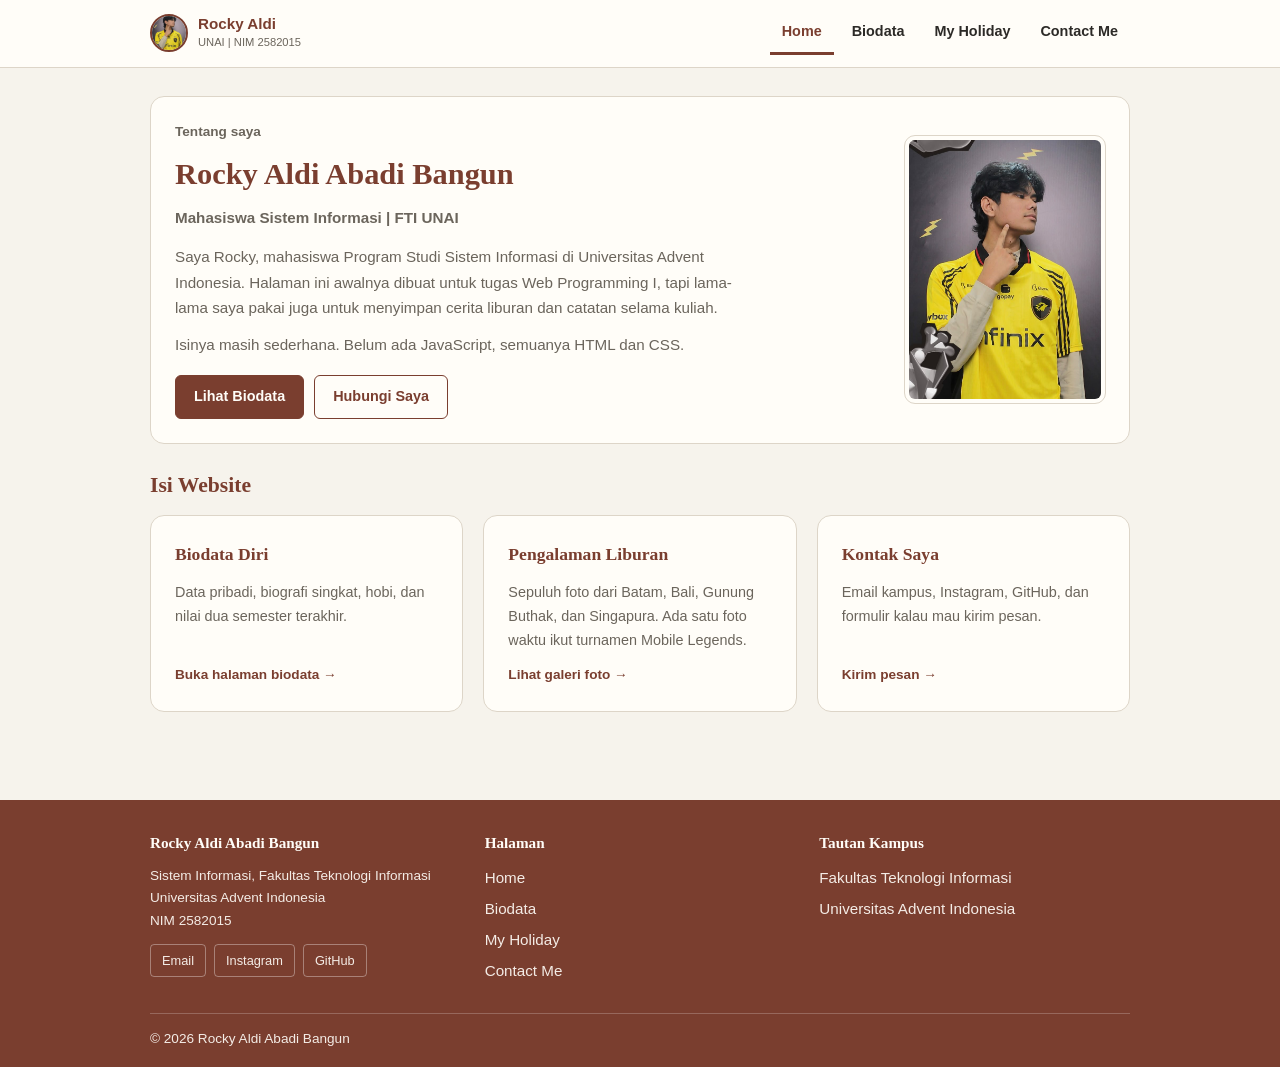
<file: index.html>
<!DOCTYPE html>
<html lang="id">
<head>
  <meta charset="UTF-8">
  <meta name="viewport" content="width=device-width, initial-scale=1.0">
  <title>Home | Rocky Aldi Abadi Bangun</title>
  <link rel="stylesheet" href="style.css">
</head>
<body>

  <header class="site-header">
    <div class="container header-inner">
      <a href="index.html" class="site-logo">
        <img src="images/profile.jpg" alt="Rocky Aldi" class="logo-avatar">
        <span class="logo-text">
          <span class="logo-name">Rocky Aldi</span>
          <span class="logo-tag">UNAI | NIM 2582015</span>
        </span>
      </a>

      <input type="checkbox" id="nav-toggle" class="nav-toggle">
      <label for="nav-toggle" class="nav-toggle-label">
        <span></span>
        <span></span>
        <span></span>
      </label>

      <nav class="site-nav">
        <ul class="nav-list">
          <li><a href="index.html" class="nav-link active">Home</a></li>
          <li><a href="biodata.html" class="nav-link">Biodata</a></li>
          <li><a href="myHoliday.html" class="nav-link">My Holiday</a></li>
          <li><a href="contact.html" class="nav-link">Contact Me</a></li>
        </ul>
      </nav>
    </div>
  </header>

  <main class="container">

    <section class="card hero">
      <div class="hero-text">
        <p class="hero-greeting">Tentang saya</p>
        <h1>Rocky Aldi Abadi Bangun</h1>
        <p class="hero-sub">Mahasiswa Sistem Informasi | FTI UNAI</p>

        <div class="hero-desc">
          <p>
            Saya Rocky, mahasiswa Program Studi Sistem Informasi di Universitas Advent Indonesia.
            Halaman ini awalnya dibuat untuk tugas Web Programming I, tapi lama-lama saya pakai juga
            untuk menyimpan cerita liburan dan catatan selama kuliah.
          </p>
          <p>
            Isinya masih sederhana. Belum ada JavaScript, semuanya HTML dan CSS.
          </p>
        </div>

        <div class="btn-group">
          <a href="biodata.html" class="btn btn-primary">Lihat Biodata</a>
          <a href="contact.html" class="btn btn-outline">Hubungi Saya</a>
        </div>
      </div>

      <div class="hero-photo">
        <img src="images/profile.jpg" alt="Foto Rocky Aldi">
      </div>
    </section>

    <section class="home-features">
      <h2>Isi Website</h2>

      <div class="feature-grid">

        <article class="card feature-card">
          <h3>Biodata Diri</h3>
          <p>
            Data pribadi, biografi singkat, hobi, dan nilai dua semester terakhir.
          </p>
          <a href="biodata.html" class="feature-link">Buka halaman biodata &rarr;</a>
        </article>

        <article class="card feature-card">
          <h3>Pengalaman Liburan</h3>
          <p>
            Sepuluh foto dari Batam, Bali, Gunung Buthak, dan Singapura. Ada satu foto
            waktu ikut turnamen Mobile Legends.
          </p>
          <a href="myHoliday.html" class="feature-link">Lihat galeri foto &rarr;</a>
        </article>

        <article class="card feature-card">
          <h3>Kontak Saya</h3>
          <p>
            Email kampus, Instagram, GitHub, dan formulir kalau mau kirim pesan.
          </p>
          <a href="contact.html" class="feature-link">Kirim pesan &rarr;</a>
        </article>

      </div>
    </section>

  </main>

  <footer class="site-footer">
    <div class="container">
      <div class="footer-grid">

        <div>
          <h3>Rocky Aldi Abadi Bangun</h3>
          <p>
            Sistem Informasi, Fakultas Teknologi Informasi<br>
            Universitas Advent Indonesia<br>
            NIM 2582015
          </p>
          <div class="social-list">
            <a href="mailto:2582015@unai.edu">Email</a>
            <a href="https://www.instagram.com/aldi.bgn" target="_blank" rel="noopener">Instagram</a>
            <a href="https://github.com/rockyajaokai" target="_blank" rel="noopener">GitHub</a>
          </div>
        </div>

        <div>
          <h3>Halaman</h3>
          <ul class="footer-links">
            <li><a href="index.html">Home</a></li>
            <li><a href="biodata.html">Biodata</a></li>
            <li><a href="myHoliday.html">My Holiday</a></li>
            <li><a href="contact.html">Contact Me</a></li>
          </ul>
        </div>

        <div>
          <h3>Tautan Kampus</h3>
          <ul class="footer-links">
            <li><a href="https://fti.unai.edu" target="_blank" rel="noopener">Fakultas Teknologi Informasi</a></li>
            <li><a href="https://unai.edu" target="_blank" rel="noopener">Universitas Advent Indonesia</a></li>
          </ul>
        </div>

      </div>

      <div class="footer-bottom">
        <p>&copy; 2026 Rocky Aldi Abadi Bangun</p>
      </div>
    </div>
  </footer>

</body>
</html>
</file>
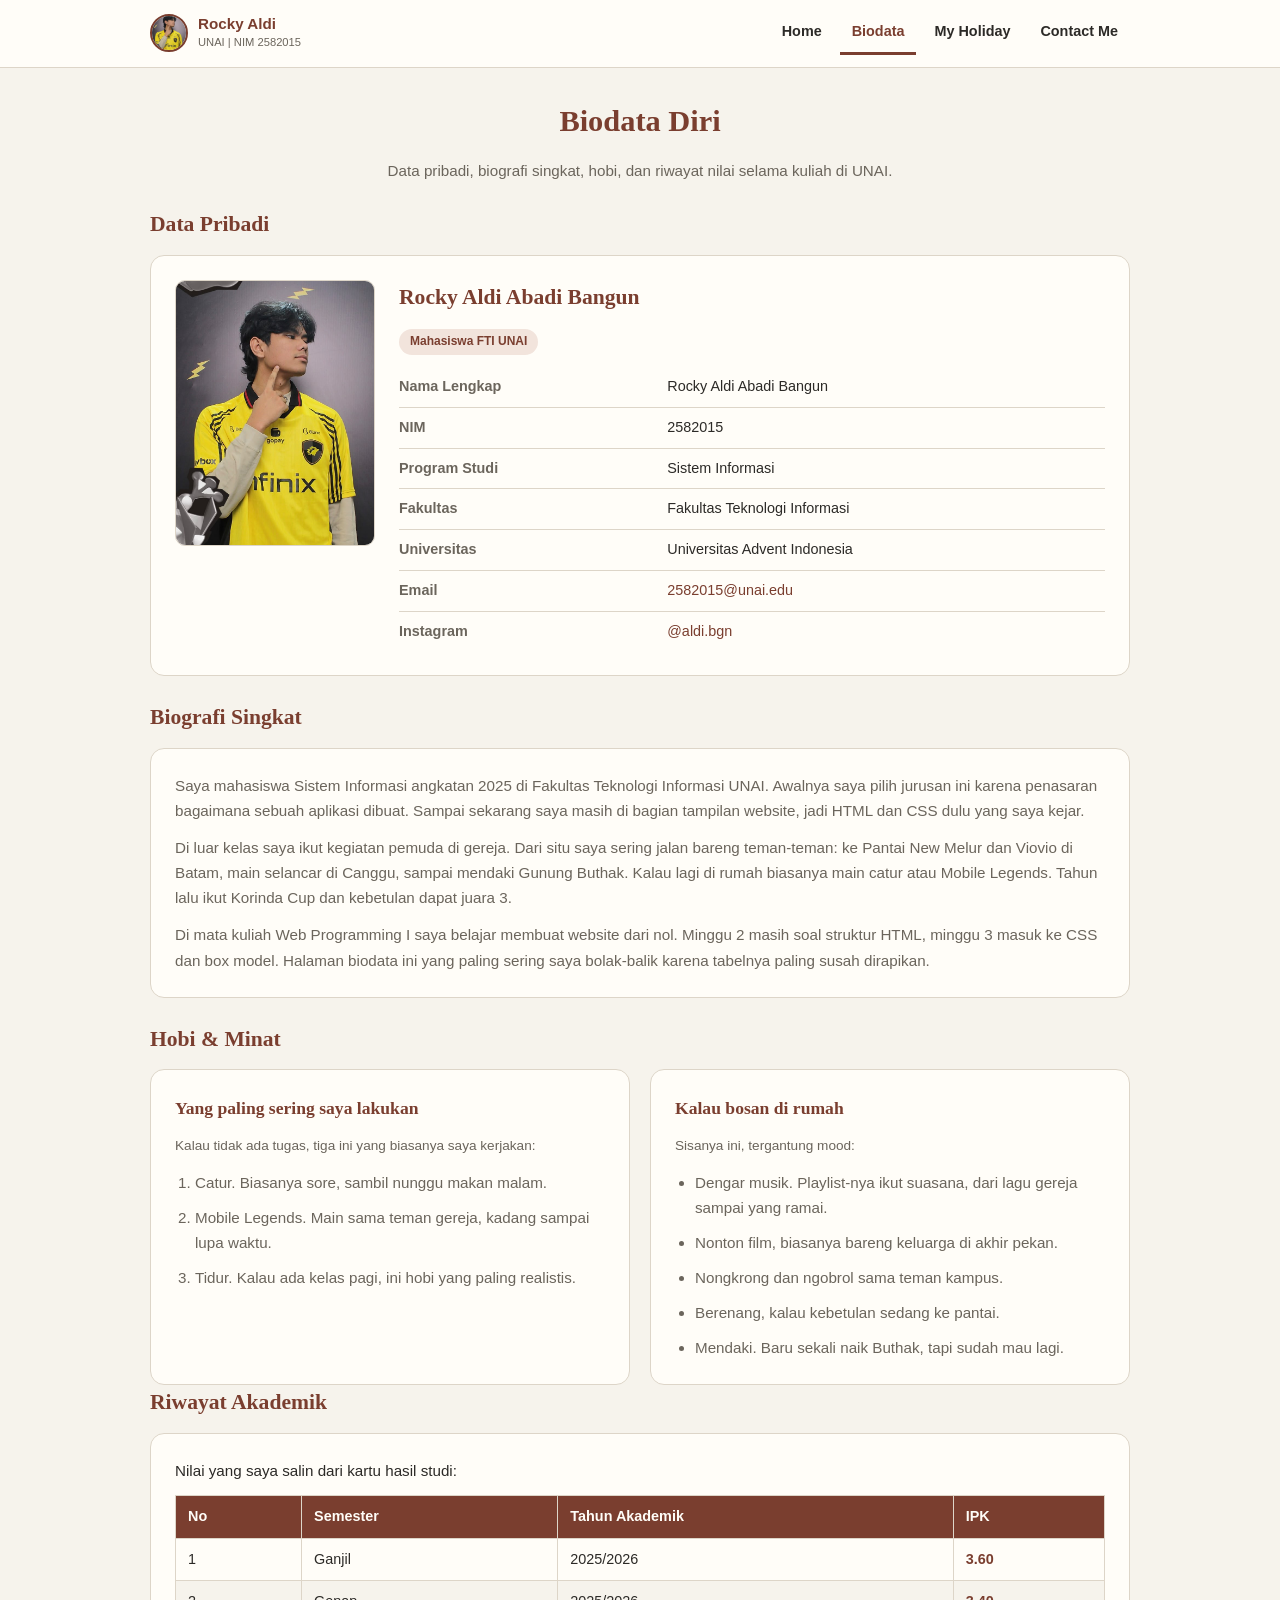
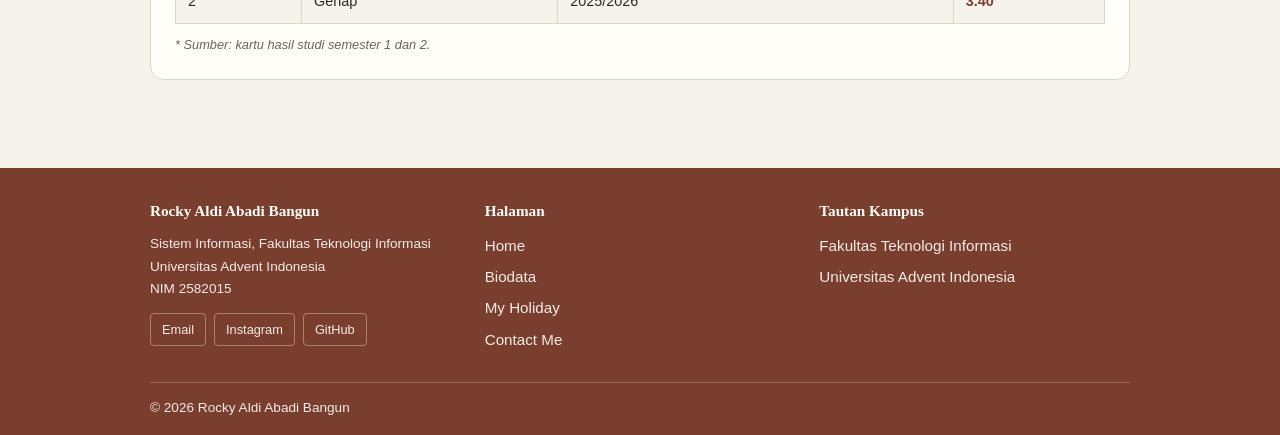
<file: biodata.html>
<!DOCTYPE html>
<html lang="id">
<head>
  <meta charset="UTF-8">
  <meta name="viewport" content="width=device-width, initial-scale=1.0">
  <title>Biodata | Rocky Aldi Abadi Bangun</title>
  <link rel="stylesheet" href="style.css">
</head>
<body>

  <header class="site-header">
    <div class="container header-inner">
      <a href="index.html" class="site-logo">
        <img src="images/profile.jpg" alt="Rocky Aldi" class="logo-avatar">
        <span class="logo-text">
          <span class="logo-name">Rocky Aldi</span>
          <span class="logo-tag">UNAI | NIM 2582015</span>
        </span>
      </a>

      <input type="checkbox" id="nav-toggle" class="nav-toggle">
      <label for="nav-toggle" class="nav-toggle-label">
        <span></span>
        <span></span>
        <span></span>
      </label>

      <nav class="site-nav">
        <ul class="nav-list">
          <li><a href="index.html" class="nav-link">Home</a></li>
          <li><a href="biodata.html" class="nav-link active">Biodata</a></li>
          <li><a href="myHoliday.html" class="nav-link">My Holiday</a></li>
          <li><a href="contact.html" class="nav-link">Contact Me</a></li>
        </ul>
      </nav>
    </div>
  </header>

  <main class="container">

    <div class="page-header">
      <h1>Biodata Diri</h1>
      <p>Data pribadi, biografi singkat, hobi, dan riwayat nilai selama kuliah di UNAI.</p>
    </div>

    <section class="biodata">
      <h2>Data Pribadi</h2>

      <div class="card profile-card">
        <img src="images/profile.jpg" alt="Foto Rocky Aldi" id="foto-profil">

        <div class="profile-info">
          <h2>Rocky Aldi Abadi Bangun</h2>
          <span class="badge">Mahasiswa FTI UNAI</span>

          <table class="info-table">
            <tbody>
              <tr>
                <th>Nama Lengkap</th>
                <td>Rocky Aldi Abadi Bangun</td>
              </tr>
              <tr>
                <th>NIM</th>
                <td>2582015</td>
              </tr>
              <tr>
                <th>Program Studi</th>
                <td>Sistem Informasi</td>
              </tr>
              <tr>
                <th>Fakultas</th>
                <td>Fakultas Teknologi Informasi</td>
              </tr>
              <tr>
                <th>Universitas</th>
                <td>Universitas Advent Indonesia</td>
              </tr>
              <tr>
                <th>Email</th>
                <td><a href="mailto:2582015@unai.edu">2582015@unai.edu</a></td>
              </tr>
              <tr>
                <th>Instagram</th>
                <td><a href="https://www.instagram.com/aldi.bgn" target="_blank" rel="noopener">@aldi.bgn</a></td>
              </tr>
            </tbody>
          </table>
        </div>
      </div>
    </section>

    <section class="biodata">
      <h2>Biografi Singkat</h2>

      <div class="card bio-text">
        <p>
          Saya mahasiswa Sistem Informasi angkatan 2025 di Fakultas Teknologi Informasi UNAI.
          Awalnya saya pilih jurusan ini karena penasaran bagaimana sebuah aplikasi dibuat.
          Sampai sekarang saya masih di bagian tampilan website, jadi HTML dan CSS dulu yang
          saya kejar.
        </p>
        <p>
          Di luar kelas saya ikut kegiatan pemuda di gereja. Dari situ saya sering jalan bareng
          teman-teman: ke Pantai New Melur dan Viovio di Batam, main selancar di Canggu, sampai
          mendaki Gunung Buthak. Kalau lagi di rumah biasanya main catur atau Mobile Legends.
          Tahun lalu ikut Korinda Cup dan kebetulan dapat juara 3.
        </p>
        <p>
          Di mata kuliah Web Programming I saya belajar membuat website dari nol. Minggu 2 masih
          soal struktur HTML, minggu 3 masuk ke CSS dan box model. Halaman biodata ini yang paling
          sering saya bolak-balik karena tabelnya paling susah dirapikan.
        </p>
      </div>
    </section>

    <section class="biodata">
      <h2>Hobi &amp; Minat</h2>

      <div class="hobbies-grid">

        <article class="card">
          <h3>Yang paling sering saya lakukan</h3>
          <p class="hobby-intro">Kalau tidak ada tugas, tiga ini yang biasanya saya kerjakan:</p>
          <ol class="hobby-list">
            <li>Catur. Biasanya sore, sambil nunggu makan malam.</li>
            <li>Mobile Legends. Main sama teman gereja, kadang sampai lupa waktu.</li>
            <li>Tidur. Kalau ada kelas pagi, ini hobi yang paling realistis.</li>
          </ol>
        </article>

        <article class="card">
          <h3>Kalau bosan di rumah</h3>
          <p class="hobby-intro">Sisanya ini, tergantung mood:</p>
          <ul class="hobby-list">
            <li>Dengar musik. Playlist-nya ikut suasana, dari lagu gereja sampai yang ramai.</li>
            <li>Nonton film, biasanya bareng keluarga di akhir pekan.</li>
            <li>Nongkrong dan ngobrol sama teman kampus.</li>
            <li>Berenang, kalau kebetulan sedang ke pantai.</li>
            <li>Mendaki. Baru sekali naik Buthak, tapi sudah mau lagi.</li>
          </ul>
        </article>

      </div>
    </section>

    <section class="biodata">
      <h2>Riwayat Akademik</h2>

      <div class="card">
        <p>Nilai yang saya salin dari kartu hasil studi:</p>

        <div class="table-wrap">
          <table class="academic-table">
            <thead>
              <tr>
                <th>No</th>
                <th>Semester</th>
                <th>Tahun Akademik</th>
                <th>IPK</th>
              </tr>
            </thead>
            <tbody>
              <tr>
                <td>1</td>
                <td>Ganjil</td>
                <td>2025/2026</td>
                <td><span class="gpa">3.60</span></td>
              </tr>
              <tr>
                <td>2</td>
                <td>Genap</td>
                <td>2025/2026</td>
                <td><span class="gpa">3.40</span></td>
              </tr>
            </tbody>
          </table>
        </div>

        <p class="table-note">* Sumber: kartu hasil studi semester 1 dan 2.</p>
      </div>
    </section>

  </main>

  <footer class="site-footer">
    <div class="container">
      <div class="footer-grid">

        <div>
          <h3>Rocky Aldi Abadi Bangun</h3>
          <p>
            Sistem Informasi, Fakultas Teknologi Informasi<br>
            Universitas Advent Indonesia<br>
            NIM 2582015
          </p>
          <div class="social-list">
            <a href="mailto:2582015@unai.edu">Email</a>
            <a href="https://www.instagram.com/aldi.bgn" target="_blank" rel="noopener">Instagram</a>
            <a href="https://github.com/rockyajaokai" target="_blank" rel="noopener">GitHub</a>
          </div>
        </div>

        <div>
          <h3>Halaman</h3>
          <ul class="footer-links">
            <li><a href="index.html">Home</a></li>
            <li><a href="biodata.html">Biodata</a></li>
            <li><a href="myHoliday.html">My Holiday</a></li>
            <li><a href="contact.html">Contact Me</a></li>
          </ul>
        </div>

        <div>
          <h3>Tautan Kampus</h3>
          <ul class="footer-links">
            <li><a href="https://fti.unai.edu" target="_blank" rel="noopener">Fakultas Teknologi Informasi</a></li>
            <li><a href="https://unai.edu" target="_blank" rel="noopener">Universitas Advent Indonesia</a></li>
          </ul>
        </div>

      </div>

      <div class="footer-bottom">
        <p>&copy; 2026 Rocky Aldi Abadi Bangun</p>
      </div>
    </div>
  </footer>

</body>
</html>
</file>
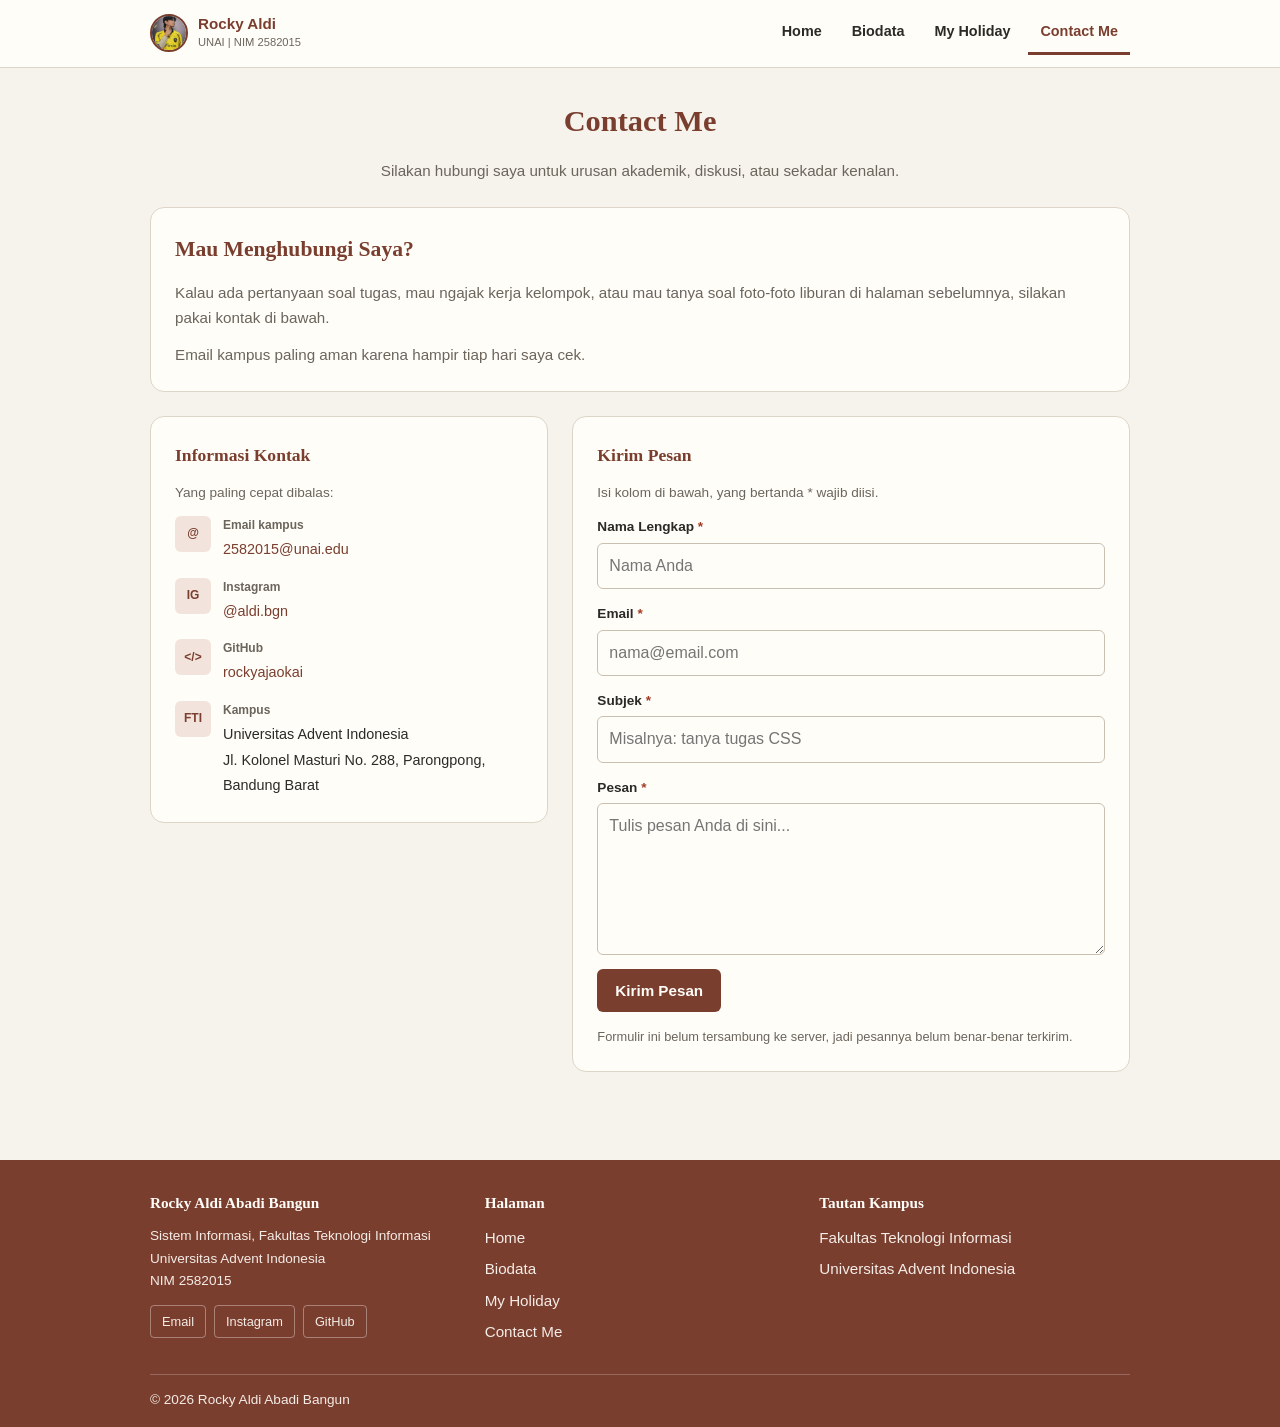
<file: contact.html>
<!DOCTYPE html>
<html lang="id">
<head>
  <meta charset="UTF-8">
  <meta name="viewport" content="width=device-width, initial-scale=1.0">
  <title>Contact Me | Rocky Aldi Abadi Bangun</title>
  <link rel="stylesheet" href="style.css">
</head>
<body>

  <header class="site-header">
    <div class="container header-inner">
      <a href="index.html" class="site-logo">
        <img src="images/profile.jpg" alt="Rocky Aldi" class="logo-avatar">
        <span class="logo-text">
          <span class="logo-name">Rocky Aldi</span>
          <span class="logo-tag">UNAI | NIM 2582015</span>
        </span>
      </a>

      <input type="checkbox" id="nav-toggle" class="nav-toggle">
      <label for="nav-toggle" class="nav-toggle-label">
        <span></span>
        <span></span>
        <span></span>
      </label>

      <nav class="site-nav">
        <ul class="nav-list">
          <li><a href="index.html" class="nav-link">Home</a></li>
          <li><a href="biodata.html" class="nav-link">Biodata</a></li>
          <li><a href="myHoliday.html" class="nav-link">My Holiday</a></li>
          <li><a href="contact.html" class="nav-link active">Contact Me</a></li>
        </ul>
      </nav>
    </div>
  </header>

  <main class="container">

    <div class="page-header">
      <h1>Contact Me</h1>
      <p>Silakan hubungi saya untuk urusan akademik, diskusi, atau sekadar kenalan.</p>
    </div>

    <section class="card contact-intro">
      <h2>Mau Menghubungi Saya?</h2>
      <p>
        Kalau ada pertanyaan soal tugas, mau ngajak kerja kelompok, atau mau tanya soal
        foto-foto liburan di halaman sebelumnya, silakan pakai kontak di bawah.
      </p>
      <p>
        Email kampus paling aman karena hampir tiap hari saya cek.
      </p>
    </section>

    <div class="contact-grid">

      <aside class="card">
        <h3>Informasi Kontak</h3>
        <p class="hobby-intro">Yang paling cepat dibalas:</p>

        <div class="contact-item">
          <span class="contact-icon">@</span>
          <span>
            <span class="contact-label">Email kampus</span>
            <a href="mailto:2582015@unai.edu" class="contact-value">2582015@unai.edu</a>
          </span>
        </div>

        <div class="contact-item">
          <span class="contact-icon">IG</span>
          <span>
            <span class="contact-label">Instagram</span>
            <a href="https://www.instagram.com/aldi.bgn" target="_blank" rel="noopener" class="contact-value">@aldi.bgn</a>
          </span>
        </div>

        <div class="contact-item">
          <span class="contact-icon">&lt;/&gt;</span>
          <span>
            <span class="contact-label">GitHub</span>
            <a href="https://github.com/rockyajaokai" target="_blank" rel="noopener" class="contact-value">rockyajaokai</a>
          </span>
        </div>

        <div class="contact-item">
          <span class="contact-icon">FTI</span>
          <span>
            <span class="contact-label">Kampus</span>
            <span class="contact-value">
              Universitas Advent Indonesia<br>
              Jl. Kolonel Masturi No. 288, Parongpong, Bandung Barat
            </span>
          </span>
        </div>
      </aside>

      <section class="card">
        <h3>Kirim Pesan</h3>
        <p class="hobby-intro">Isi kolom di bawah, yang bertanda * wajib diisi.</p>

        <form class="contact-form" action="#" method="post">
          <div class="form-group">
            <label for="nama">Nama Lengkap <span class="wajib">*</span></label>
            <input type="text" id="nama" name="nama" placeholder="Nama Anda" minlength="3" required>
          </div>

          <div class="form-group">
            <label for="email">Email <span class="wajib">*</span></label>
            <input type="email" id="email" name="email" placeholder="nama@email.com" required>
          </div>

          <div class="form-group">
            <label for="subjek">Subjek <span class="wajib">*</span></label>
            <input type="text" id="subjek" name="subjek" placeholder="Misalnya: tanya tugas CSS" minlength="4" required>
          </div>

          <div class="form-group">
            <label for="pesan">Pesan <span class="wajib">*</span></label>
            <textarea id="pesan" name="pesan" rows="5" placeholder="Tulis pesan Anda di sini..." minlength="10" required></textarea>
          </div>

          <button type="submit">Kirim Pesan</button>

          <p class="form-note">
            Formulir ini belum tersambung ke server, jadi pesannya belum benar-benar terkirim.
          </p>
        </form>
      </section>

    </div>

  </main>

  <footer class="site-footer">
    <div class="container">
      <div class="footer-grid">

        <div>
          <h3>Rocky Aldi Abadi Bangun</h3>
          <p>
            Sistem Informasi, Fakultas Teknologi Informasi<br>
            Universitas Advent Indonesia<br>
            NIM 2582015
          </p>
          <div class="social-list">
            <a href="mailto:2582015@unai.edu">Email</a>
            <a href="https://www.instagram.com/aldi.bgn" target="_blank" rel="noopener">Instagram</a>
            <a href="https://github.com/rockyajaokai" target="_blank" rel="noopener">GitHub</a>
          </div>
        </div>

        <div>
          <h3>Halaman</h3>
          <ul class="footer-links">
            <li><a href="index.html">Home</a></li>
            <li><a href="biodata.html">Biodata</a></li>
            <li><a href="myHoliday.html">My Holiday</a></li>
            <li><a href="contact.html">Contact Me</a></li>
          </ul>
        </div>

        <div>
          <h3>Tautan Kampus</h3>
          <ul class="footer-links">
            <li><a href="https://fti.unai.edu" target="_blank" rel="noopener">Fakultas Teknologi Informasi</a></li>
            <li><a href="https://unai.edu" target="_blank" rel="noopener">Universitas Advent Indonesia</a></li>
          </ul>
        </div>

      </div>

      <div class="footer-bottom">
        <p>&copy; 2026 Rocky Aldi Abadi Bangun</p>
      </div>
    </div>
  </footer>

</body>
</html>
</file>
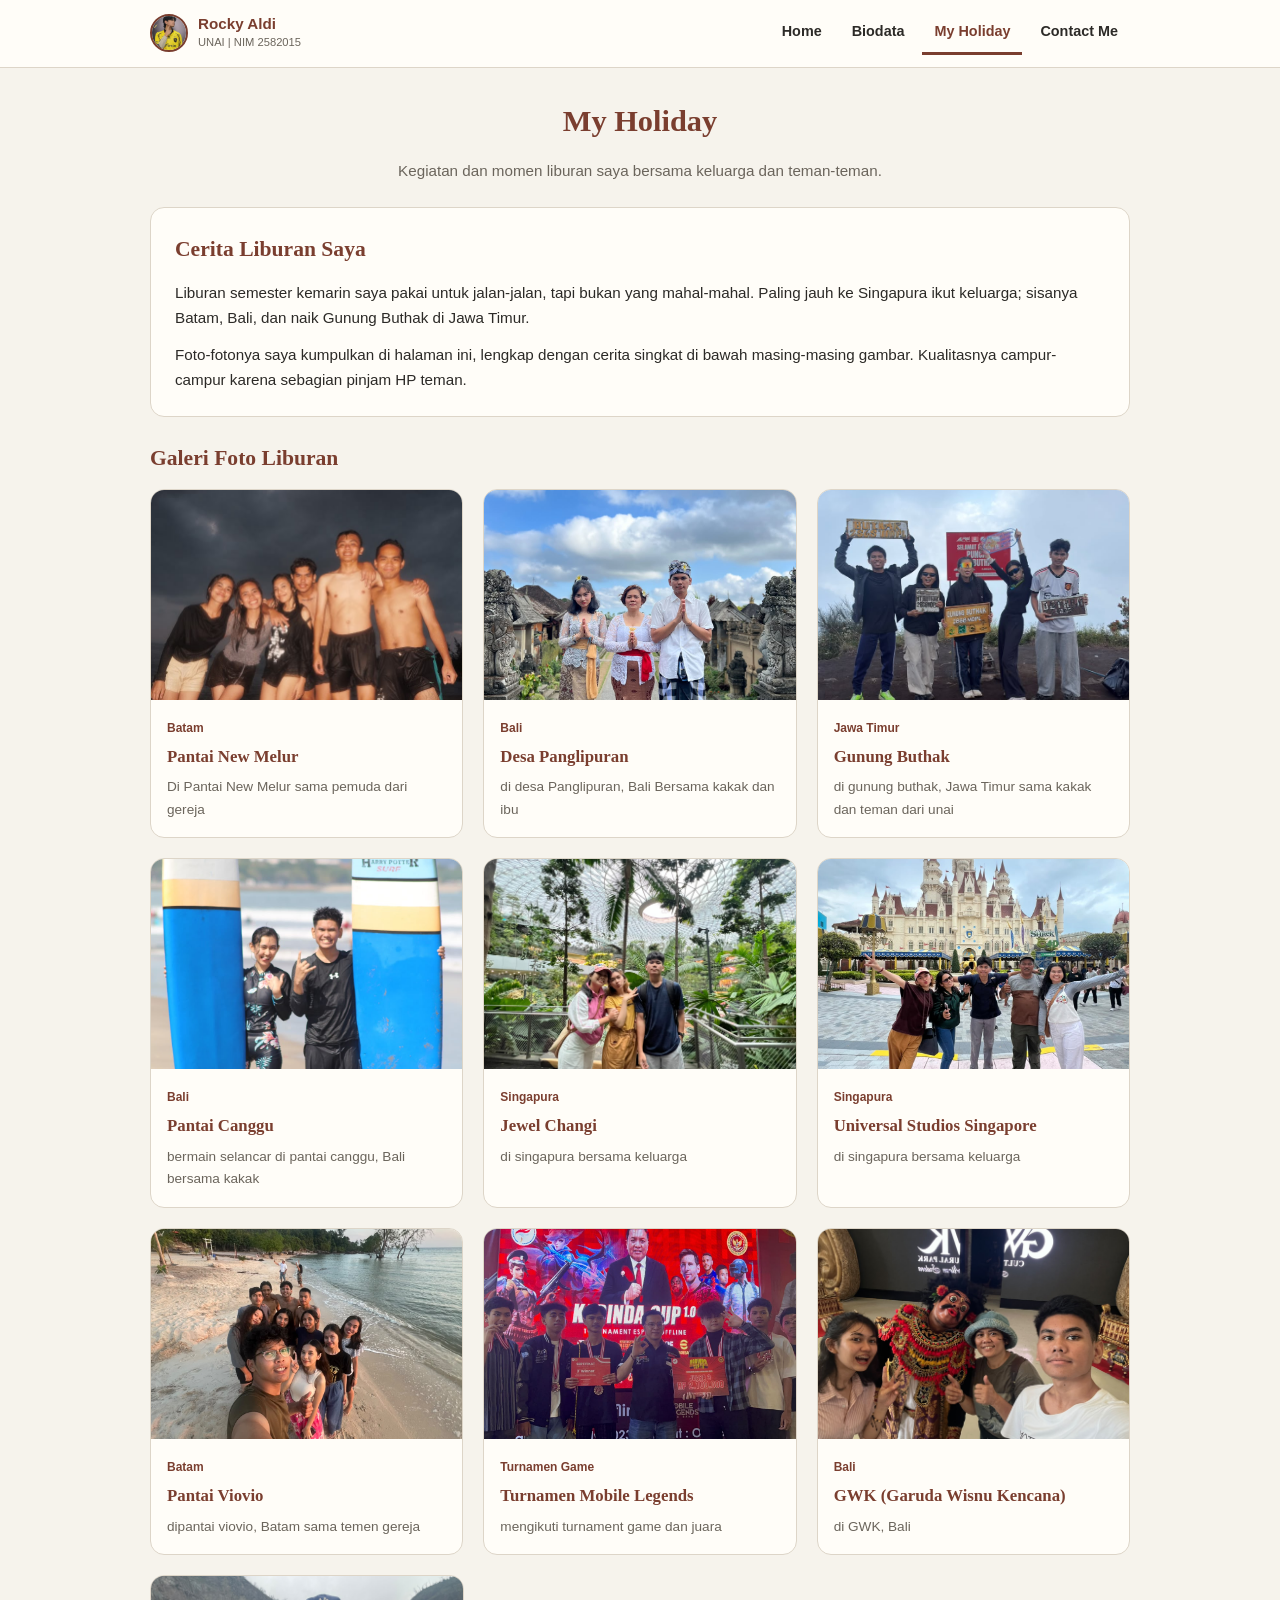
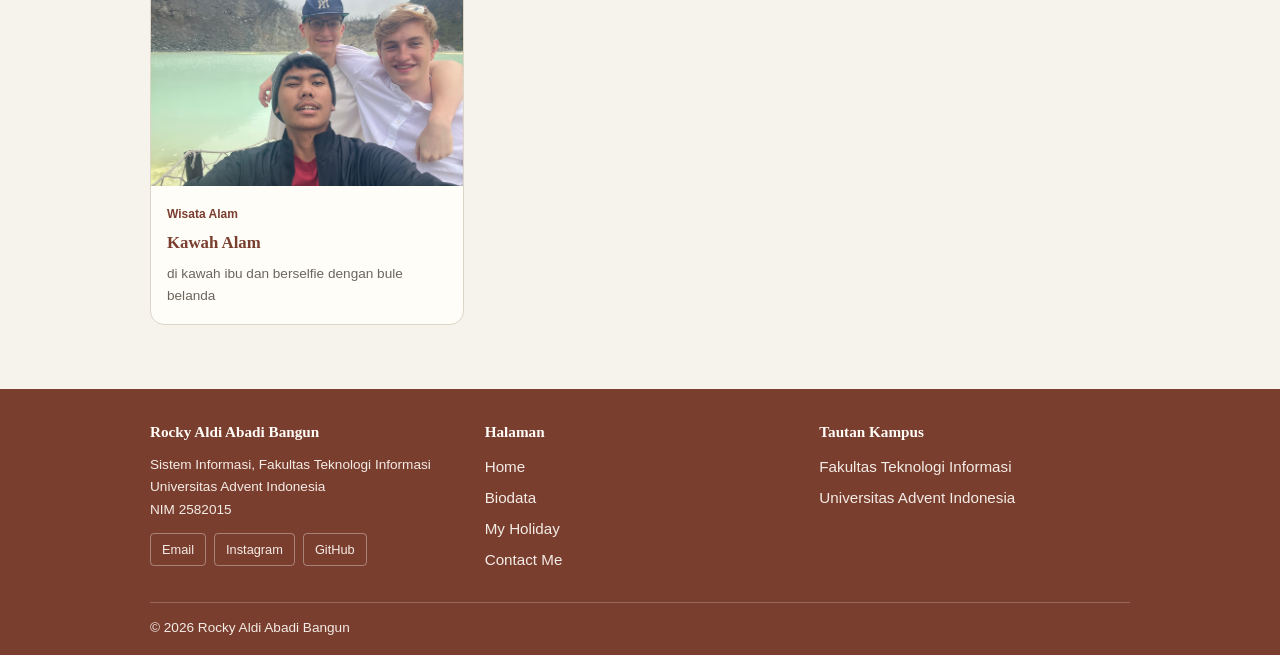
<file: myHoliday.html>
<!DOCTYPE html>
<html lang="id">
<head>
  <meta charset="UTF-8">
  <meta name="viewport" content="width=device-width, initial-scale=1.0">
  <title>My Holiday | Rocky Aldi Abadi Bangun</title>
  <link rel="stylesheet" href="style.css">
</head>
<body>

  <header class="site-header">
    <div class="container header-inner">
      <a href="index.html" class="site-logo">
        <img src="images/profile.jpg" alt="Rocky Aldi" class="logo-avatar">
        <span class="logo-text">
          <span class="logo-name">Rocky Aldi</span>
          <span class="logo-tag">UNAI | NIM 2582015</span>
        </span>
      </a>

      <input type="checkbox" id="nav-toggle" class="nav-toggle">
      <label for="nav-toggle" class="nav-toggle-label">
        <span></span>
        <span></span>
        <span></span>
      </label>

      <nav class="site-nav">
        <ul class="nav-list">
          <li><a href="index.html" class="nav-link">Home</a></li>
          <li><a href="biodata.html" class="nav-link">Biodata</a></li>
          <li><a href="myHoliday.html" class="nav-link active">My Holiday</a></li>
          <li><a href="contact.html" class="nav-link">Contact Me</a></li>
        </ul>
      </nav>
    </div>
  </header>

  <main class="container">

    <div class="page-header">
      <h1>My Holiday</h1>
      <p>Kegiatan dan momen liburan saya bersama keluarga dan teman-teman.</p>
    </div>

    <section class="card">
      <h2>Cerita Liburan Saya</h2>
      <p>
        Liburan semester kemarin saya pakai untuk jalan-jalan, tapi bukan yang mahal-mahal.
        Paling jauh ke Singapura ikut keluarga; sisanya Batam, Bali, dan naik Gunung Buthak
        di Jawa Timur.
      </p>
      <p>
        Foto-fotonya saya kumpulkan di halaman ini, lengkap dengan cerita singkat di bawah
        masing-masing gambar. Kualitasnya campur-campur karena sebagian pinjam HP teman.
      </p>
    </section>

    <section>
      <h2>Galeri Foto Liburan</h2>

      <div class="gallery">

        <figure class="card gallery-card">
          <img src="images/holiday-1.jpg" alt="Pantai New Melur" class="gallery-photo">
          <figcaption class="gallery-caption">
            <span class="location-tag">Batam</span>
            <h3>Pantai New Melur</h3>
            <p>Di Pantai New Melur sama pemuda dari gereja</p>
          </figcaption>
        </figure>

        <figure class="card gallery-card">
          <img src="images/holiday-2.jpg" alt="Desa Panglipuran" class="gallery-photo">
          <figcaption class="gallery-caption">
            <span class="location-tag">Bali</span>
            <h3>Desa Panglipuran</h3>
            <p>di desa Panglipuran, Bali Bersama kakak dan ibu</p>
          </figcaption>
        </figure>

        <figure class="card gallery-card">
          <img src="images/holiday-3.jpg" alt="Gunung Buthak" class="gallery-photo">
          <figcaption class="gallery-caption">
            <span class="location-tag">Jawa Timur</span>
            <h3>Gunung Buthak</h3>
            <p>di gunung buthak, Jawa Timur sama kakak dan teman dari unai</p>
          </figcaption>
        </figure>

        <figure class="card gallery-card">
          <img src="images/holiday-4.jpg" alt="Pantai Canggu" class="gallery-photo">
          <figcaption class="gallery-caption">
            <span class="location-tag">Bali</span>
            <h3>Pantai Canggu</h3>
            <p>bermain selancar di pantai canggu, Bali bersama kakak</p>
          </figcaption>
        </figure>

        <figure class="card gallery-card">
          <img src="images/holiday-5.jpg" alt="Jewel Changi" class="gallery-photo">
          <figcaption class="gallery-caption">
            <span class="location-tag">Singapura</span>
            <h3>Jewel Changi</h3>
            <p>di singapura bersama keluarga</p>
          </figcaption>
        </figure>

        <figure class="card gallery-card">
          <img src="images/holiday-6.jpg" alt="Universal Studios Singapore" class="gallery-photo">
          <figcaption class="gallery-caption">
            <span class="location-tag">Singapura</span>
            <h3>Universal Studios Singapore</h3>
            <p>di singapura bersama keluarga</p>
          </figcaption>
        </figure>

        <figure class="card gallery-card">
          <img src="images/holiday-7.jpg" alt="Pantai Viovio" class="gallery-photo">
          <figcaption class="gallery-caption">
            <span class="location-tag">Batam</span>
            <h3>Pantai Viovio</h3>
            <p>dipantai viovio, Batam sama temen gereja</p>
          </figcaption>
        </figure>

        <figure class="card gallery-card">
          <img src="images/holiday-8.jpg" alt="Turnamen Mobile Legends" class="gallery-photo">
          <figcaption class="gallery-caption">
            <span class="location-tag">Turnamen Game</span>
            <h3>Turnamen Mobile Legends</h3>
            <p>mengikuti turnament game dan juara</p>
          </figcaption>
        </figure>

        <figure class="card gallery-card">
          <img src="images/holiday-9.jpg" alt="GWK Bali" class="gallery-photo">
          <figcaption class="gallery-caption">
            <span class="location-tag">Bali</span>
            <h3>GWK (Garuda Wisnu Kencana)</h3>
            <p>di GWK, Bali</p>
          </figcaption>
        </figure>

        <figure class="card gallery-card">
          <img src="images/holiday-10.jpg" alt="Kawah Alam" class="gallery-photo">
          <figcaption class="gallery-caption">
            <span class="location-tag">Wisata Alam</span>
            <h3>Kawah Alam</h3>
            <p>di kawah ibu dan berselfie dengan bule belanda</p>
          </figcaption>
        </figure>

      </div>
    </section>

  </main>

  <footer class="site-footer">
    <div class="container">
      <div class="footer-grid">

        <div>
          <h3>Rocky Aldi Abadi Bangun</h3>
          <p>
            Sistem Informasi, Fakultas Teknologi Informasi<br>
            Universitas Advent Indonesia<br>
            NIM 2582015
          </p>
          <div class="social-list">
            <a href="mailto:2582015@unai.edu">Email</a>
            <a href="https://www.instagram.com/aldi.bgn" target="_blank" rel="noopener">Instagram</a>
            <a href="https://github.com/rockyajaokai" target="_blank" rel="noopener">GitHub</a>
          </div>
        </div>

        <div>
          <h3>Halaman</h3>
          <ul class="footer-links">
            <li><a href="index.html">Home</a></li>
            <li><a href="biodata.html">Biodata</a></li>
            <li><a href="myHoliday.html">My Holiday</a></li>
            <li><a href="contact.html">Contact Me</a></li>
          </ul>
        </div>

        <div>
          <h3>Tautan Kampus</h3>
          <ul class="footer-links">
            <li><a href="https://fti.unai.edu" target="_blank" rel="noopener">Fakultas Teknologi Informasi</a></li>
            <li><a href="https://unai.edu" target="_blank" rel="noopener">Universitas Advent Indonesia</a></li>
          </ul>
        </div>

      </div>

      <div class="footer-bottom">
        <p>&copy; 2026 Rocky Aldi Abadi Bangun</p>
      </div>
    </div>
  </footer>

</body>
</html>
</file>
<file: style.css>
:root {
  --aksen: #7a3e2f;
  --aksen-gelap: #5e2f23;
  --aksen-muda: #f2e4dc;
  --kertas: #f6f3ec;
  --kartu: #fffdf8;
  --tinta: #2c2a27;
  --tinta-lembut: #6b655c;
  --garis: #ddd5c8;
  --garis-input: #c9c0b2;
  --lebar: 980px;
  --jarak: 24px;
  --radius: 14px;
}

* {
  box-sizing: border-box;
}

body {
  margin: 0;
  min-height: 100vh;
  min-height: 100dvh;
  display: flex;
  flex-direction: column;
  font-family: Verdana, Geneva, Tahoma, sans-serif;
  font-size: 0.95rem;
  line-height: 1.65;
  color: var(--tinta);
  background-color: var(--kertas);
  overflow-wrap: break-word;
}

img {
  max-width: 100%;
  height: auto;
  display: block;
}

a {
  color: var(--aksen);
  text-decoration: none;
}

a:hover {
  text-decoration: underline;
}

h1,
h2,
h3 {
  margin: 0 0 12px;
  font-family: Georgia, "Times New Roman", serif;
  color: var(--aksen);
}

h1 { font-size: 1.9rem; }
h2 { font-size: 1.35rem; }
h3 { font-size: 1.1rem; }

p {
  margin: 0 0 12px;
}

.container {
  width: 90%;
  max-width: var(--lebar);
  margin: 0 auto;
}

.site-header {
  position: sticky;
  top: 0;
  z-index: 10;
  background-color: var(--kartu);
  border-bottom: 1px solid var(--garis);
}

.header-inner {
  display: flex;
  align-items: center;
  justify-content: space-between;
  padding: 12px 0;
}

.site-logo {
  display: flex;
  align-items: center;
  gap: 10px;
}

.site-logo:hover {
  text-decoration: none;
}

.logo-avatar {
  width: 38px;
  height: 38px;
  object-fit: cover;
  border-radius: 50%;
  border: 2px solid var(--aksen);
}

.logo-text {
  display: flex;
  flex-direction: column;
}

.logo-name {
  font-size: 0.95rem;
  font-weight: bold;
  line-height: 1.2;
  color: var(--aksen);
}

.logo-tag {
  font-size: 0.7rem;
  color: var(--tinta-lembut);
}

.nav-toggle {
  display: none;
}

.nav-toggle-label {
  display: flex;
  flex-direction: column;
  justify-content: space-between;
  width: 40px;
  height: 40px;
  padding: 10px 7px;
  cursor: pointer;
}

.nav-toggle-label span {
  display: block;
  height: 3px;
  background-color: var(--aksen);
  border-radius: 2px;
}

.site-nav {
  display: none;
  position: absolute;
  top: 100%;
  left: 0;
  right: 0;
  padding: 16px;
  background-color: var(--kartu);
  border-bottom: 1px solid var(--garis);
}

.nav-toggle:checked ~ .site-nav {
  display: block;
}

.nav-list {
  list-style: none;
  margin: 0;
  padding: 0;
  display: flex;
  flex-direction: column;
  gap: 4px;
}

.nav-link {
  display: block;
  padding: 11px 12px;
  border-radius: 6px;
  font-size: 0.9rem;
  font-weight: bold;
  color: var(--tinta);
}

.nav-link:hover {
  background-color: var(--aksen-muda);
  color: var(--aksen);
  text-decoration: none;
}

.nav-link.active {
  background-color: var(--aksen-muda);
  color: var(--aksen);
}

main {
  flex: 1;
  padding: 28px 0 40px;
}

.page-header {
  margin-bottom: var(--jarak);
  text-align: center;
}

.page-header p {
  max-width: 600px;
  margin: 0 auto;
  color: var(--tinta-lembut);
}

.card {
  padding: var(--jarak);
  margin-bottom: var(--jarak);
  background-color: var(--kartu);
  border: 1px solid var(--garis);
  border-radius: var(--radius);
}

.feature-grid .card,
.hobbies-grid .card,
.gallery .card {
  margin-bottom: 0;
}

.card > p:last-child {
  margin-bottom: 0;
}

.hero {
  display: flex;
  flex-direction: column;
  align-items: center;
  gap: var(--jarak);
  text-align: center;
}

.hero-text {
  width: 100%;
  max-width: 560px;
}

.hero-greeting {
  margin-bottom: 6px;
  font-size: 0.85rem;
  font-weight: bold;
  color: var(--tinta-lembut);
}

.hero h1 {
  margin-bottom: 6px;
}

.hero-sub {
  margin-bottom: 14px;
  font-weight: bold;
  color: var(--tinta-lembut);
}

.hero-desc p {
  color: var(--tinta-lembut);
}

.hero-photo {
  flex-shrink: 0;
  width: 100%;
  max-width: 200px;
}

.hero-photo img {
  width: 100%;
  aspect-ratio: 3 / 4;
  object-fit: cover;
  border: 4px solid var(--kartu);
  border-radius: 10px;
  outline: 1px solid var(--garis);
}

.btn-group {
  display: flex;
  flex-wrap: wrap;
  gap: 10px;
  margin-top: 18px;
}

.btn {
  display: inline-block;
  padding: 9px 18px;
  border: 1px solid var(--aksen);
  border-radius: 6px;
  font-size: 0.9rem;
  font-weight: bold;
}

.btn-primary {
  background-color: var(--aksen);
  color: var(--kartu);
}

.btn-primary:hover {
  background-color: var(--aksen-gelap);
  color: var(--kartu);
  text-decoration: none;
}

.btn-outline {
  background-color: transparent;
  color: var(--aksen);
}

.btn-outline:hover {
  background-color: var(--aksen-muda);
  text-decoration: none;
}

.home-features {
  margin-bottom: var(--jarak);
}

.feature-grid {
  display: grid;
  grid-template-columns: 1fr;
  gap: 20px;
}

.feature-grid > *,
.hobbies-grid > *,
.contact-grid > * {
  min-width: 0;
}

.feature-card {
  display: flex;
  flex-direction: column;
}

.feature-card p {
  flex-grow: 1;
  font-size: 0.9rem;
  color: var(--tinta-lembut);
}

.feature-link {
  font-size: 0.85rem;
  font-weight: bold;
}

.profile-card {
  display: flex;
  flex-direction: column;
  align-items: center;
  gap: var(--jarak);
}

#foto-profil {
  flex-shrink: 0;
  width: 100%;
  max-width: 200px;
  aspect-ratio: 3 / 4;
  object-fit: cover;
  border: 1px solid var(--garis);
  border-radius: 10px;
}

.profile-info {
  width: 100%;
}

.badge {
  display: inline-block;
  margin-bottom: 12px;
  padding: 3px 11px;
  border-radius: 20px;
  background-color: var(--aksen-muda);
  color: var(--aksen);
  font-size: 0.75rem;
  font-weight: bold;
}

.info-table {
  width: 100%;
  border-collapse: collapse;
}

.info-table th,
.info-table td {
  padding: 8px 0;
  border-bottom: 1px solid var(--garis);
  font-size: 0.9rem;
  text-align: left;
  vertical-align: top;
  word-break: break-word;
}

.info-table th {
  width: 38%;
  color: var(--tinta-lembut);
}

.info-table tr:last-child th,
.info-table tr:last-child td {
  border-bottom: none;
}

.bio-text p {
  color: var(--tinta-lembut);
}

.bio-text p:last-child {
  margin-bottom: 0;
}

.hobbies-grid {
  display: grid;
  grid-template-columns: 1fr;
  gap: 20px;
}

.hobby-intro {
  font-size: 0.85rem;
  color: var(--tinta-lembut);
}

.hobby-list {
  margin: 0;
  padding-left: 20px;
}

.hobby-list li {
  margin-bottom: 10px;
  color: var(--tinta-lembut);
}

.hobby-list li:last-child {
  margin-bottom: 0;
}

.table-wrap {
  overflow-x: auto;
}

.academic-table {
  width: 100%;
  border-collapse: collapse;
  font-size: 0.9rem;
}

.academic-table th,
.academic-table td {
  padding: 9px 12px;
  border: 1px solid var(--garis);
  text-align: left;
}

.academic-table thead th {
  background-color: var(--aksen);
  color: var(--kartu);
}

.academic-table tbody tr:nth-child(even) {
  background-color: var(--kertas);
}

.gpa {
  font-weight: bold;
  color: var(--aksen);
}

.table-note {
  margin: 10px 0 0;
  font-size: 0.8rem;
  font-style: italic;
  color: var(--tinta-lembut);
}

.gallery {
  display: flex;
  flex-wrap: wrap;
  gap: 20px;
}

.gallery-card {
  flex: 1 1 100%;
  max-width: 100%;
  margin: 0;
  padding: 0;
  overflow: hidden;
}

.gallery-photo {
  width: 100%;
  height: 210px;
  object-fit: cover;
}

.gallery-caption {
  padding: 14px 16px 16px;
}

.location-tag {
  font-size: 0.75rem;
  font-weight: bold;
  color: var(--aksen);
}

.gallery-caption h3 {
  margin: 4px 0 6px;
  font-size: 1.05rem;
}

.gallery-caption p {
  margin: 0;
  font-size: 0.85rem;
  color: var(--tinta-lembut);
}

.contact-grid {
  display: grid;
  grid-template-columns: 1fr;
  gap: var(--jarak);
}

.contact-intro p {
  color: var(--tinta-lembut);
}

.contact-intro p:last-child {
  margin-bottom: 0;
}

.contact-item {
  display: flex;
  align-items: flex-start;
  gap: 12px;
  margin-bottom: 16px;
}

.contact-item:last-child {
  margin-bottom: 0;
}

.contact-icon {
  flex-shrink: 0;
  display: flex;
  align-items: center;
  justify-content: center;
  width: 36px;
  height: 36px;
  border-radius: 6px;
  background-color: var(--aksen-muda);
  color: var(--aksen);
  font-size: 0.75rem;
  font-weight: bold;
}

.contact-label {
  display: block;
  font-size: 0.75rem;
  font-weight: bold;
  color: var(--tinta-lembut);
}

.contact-value {
  font-size: 0.9rem;
  word-break: break-word;
}

.contact-form {
  display: flex;
  flex-direction: column;
  gap: 14px;
}

.form-group {
  display: flex;
  flex-direction: column;
  gap: 4px;
}

label {
  font-size: 0.85rem;
  font-weight: bold;
}

.wajib {
  color: #a33a24;
}

input,
select,
textarea {
  width: 100%;
  padding: 9px 11px;
  border: 1px solid var(--garis-input);
  border-radius: 6px;
  background-color: var(--kartu);
  font: inherit;
  font-size: 1rem;
}

textarea {
  min-height: 120px;
  resize: vertical;
}

input:focus,
select:focus,
textarea:focus {
  outline: 2px solid var(--aksen);
  outline-offset: 1px;
}

button {
  width: fit-content;
  padding: 9px 18px;
  border: 0;
  border-radius: 6px;
  background-color: var(--aksen);
  color: var(--kartu);
  font: inherit;
  font-weight: bold;
  cursor: pointer;
}

button:hover {
  background-color: var(--aksen-gelap);
}

.form-note {
  margin: 0;
  font-size: 0.8rem;
  color: var(--tinta-lembut);
}

.site-footer {
  margin-top: 24px;
  padding: 30px 0 16px;
  background-color: var(--aksen);
  color: #f4ece6;
}

.site-footer h3 {
  margin-bottom: 10px;
  font-size: 0.95rem;
  color: var(--kartu);
}

.site-footer p {
  font-size: 0.85rem;
}

.site-footer a {
  color: #f4ece6;
}

.footer-grid {
  display: flex;
  flex-direction: column;
  gap: 24px;
}

.footer-grid > div {
  min-width: 0;
}

.footer-links {
  list-style: none;
  margin: 0;
  padding: 0;
}

.footer-links li {
  margin-bottom: 6px;
}

.social-list {
  display: flex;
  flex-wrap: wrap;
  gap: 8px;
  margin-top: 10px;
}

.social-list a {
  padding: 5px 11px;
  border: 1px solid rgba(255, 255, 255, 0.35);
  border-radius: 4px;
  font-size: 0.8rem;
}

.social-list a:hover {
  background-color: var(--kartu);
  color: var(--aksen);
  text-decoration: none;
}

.footer-bottom {
  margin-top: 24px;
  padding-top: 14px;
  border-top: 1px solid rgba(255, 255, 255, 0.22);
  font-size: 0.8rem;
  text-align: center;
}

.footer-bottom p {
  margin: 0;
}

@media (max-width: 479px) {
  :root {
    --jarak: 18px;
    --radius: 12px;
  }

  .container {
    width: 92%;
  }

  h1 { font-size: 1.6rem; }
  h2 { font-size: 1.2rem; }
  h3 { font-size: 1rem; }

  main {
    padding: 20px 0 32px;
  }

  .logo-avatar {
    width: 34px;
    height: 34px;
  }

  .logo-name {
    font-size: 0.9rem;
  }

  .logo-tag {
    font-size: 0.65rem;
  }

  .contact-item {
    gap: 10px;
  }

  .gallery-photo {
    height: 190px;
  }

  .academic-table th,
  .academic-table td {
    padding: 6px;
    font-size: 0.75rem;
  }
}

@media (min-width: 600px) {
  .feature-grid {
    grid-template-columns: repeat(2, 1fr);
  }

  .gallery-card {
    flex: 1 1 calc(50% - 20px);
    max-width: calc(50% - 10px);
  }
}

@media (min-width: 768px) {
  .hero {
    flex-direction: row;
    text-align: left;
    justify-content: space-between;
  }

  .hero-text {
    max-width: 580px;
  }

  .feature-grid {
    grid-template-columns: repeat(2, 1fr);
  }

  .profile-card {
    flex-direction: row;
    align-items: flex-start;
  }

  .hobbies-grid {
    grid-template-columns: repeat(2, 1fr);
  }

  .gallery-card {
    flex: 1 1 calc(50% - 20px);
    max-width: calc(50% - 10px);
  }

  .footer-grid {
    flex-direction: row;
    flex-wrap: wrap;
    justify-content: space-between;
  }

  .footer-grid > div {
    flex: 1 1 40%;
  }

  .footer-bottom {
    text-align: left;
  }
}

@media (min-width: 1024px) {
  .nav-toggle-label {
    display: none;
  }

  .site-nav,
  .nav-toggle:checked ~ .site-nav {
    position: static;
    display: block;
    padding: 0;
    border: none;
  }

  .nav-list {
    flex-direction: row;
    gap: 6px;
  }

  .nav-link {
    padding: 8px 12px;
  }

  .nav-link.active {
    border-bottom: 3px solid var(--aksen);
    border-radius: 0;
    background-color: transparent;
  }

  .feature-grid {
    grid-template-columns: repeat(3, 1fr);
  }

  .gallery-card {
    flex: 1 1 calc(33.333% - 20px);
    max-width: calc(33.333% - 13px);
  }

  .contact-grid {
    grid-template-columns: 1fr 1.4fr;
    align-items: start;
  }

  .footer-grid > div {
    flex: 1;
  }
}
</file>
